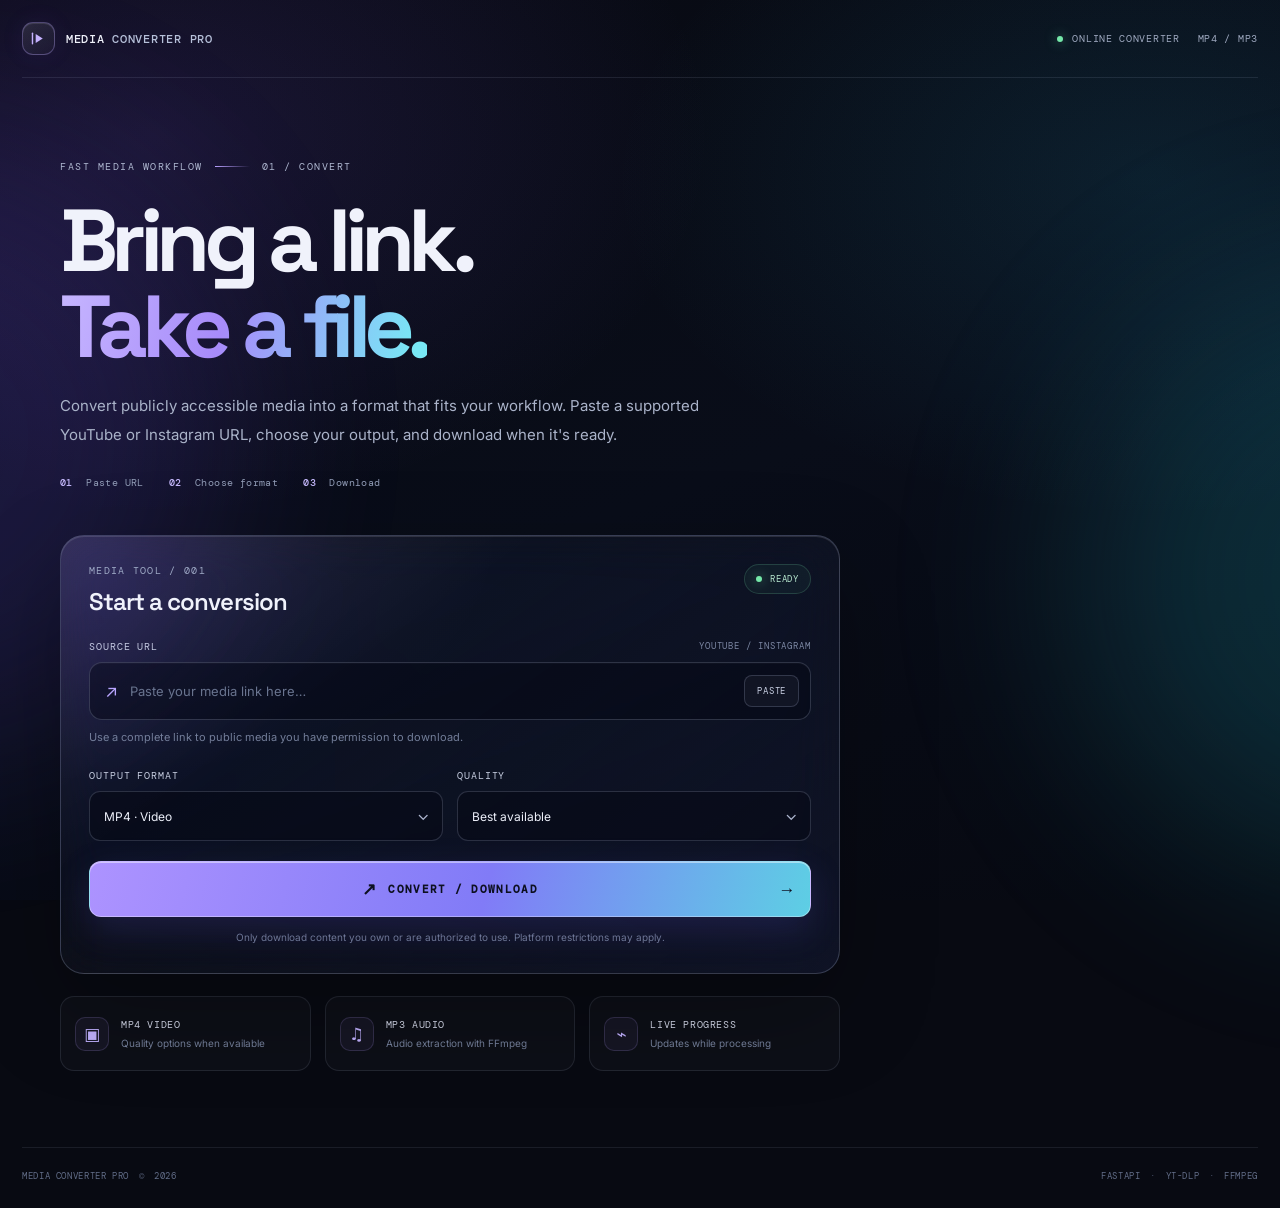
<file: templates/index.html>
<!doctype html>
<html lang="en">
<head>
  <meta charset="utf-8">
  <meta name="viewport" content="width=device-width, initial-scale=1">
  <meta name="theme-color" content="#090b13">
  <title>Media Converter Pro</title>
  <link rel="icon" href="/static/assets/favicon.svg" type="image/svg+xml">
  <link rel="preconnect" href="https://fonts.googleapis.com">
  <link rel="preconnect" href="https://fonts.gstatic.com" crossorigin>
  <link href="https://fonts.googleapis.com/css2?family=DM+Mono:wght@400;500&family=Inter:wght@400;500;600;700;800&family=Space+Grotesk:wght@400;500;600;700&display=swap" rel="stylesheet">
  <link rel="stylesheet" href="/static/css/style.css">
  <script src="/static/js/script.js" defer></script>
</head>
<body>
  <div class="ambient ambient-a" aria-hidden="true"></div>
  <div class="ambient ambient-b" aria-hidden="true"></div>
  <header class="topbar">
    <a class="brand" href="/" aria-label="Media Converter Pro home">
      <span class="brand-mark"><svg viewBox="0 0 24 24" aria-hidden="true"><path d="M8 5.5v13l10-6.5z" fill="currentColor"/><path d="M3.5 4.5v15" stroke="currentColor" stroke-width="2" stroke-linecap="round"/></svg></span>
      <span>MEDIA <b>CONVERTER PRO</b></span>
    </a>
    <div class="top-meta"><span class="status-dot"></span> ONLINE CONVERTER <i></i> MP4 / MP3</div>
  </header>

  <main class="shell">
    <section class="intro">
      <div class="eyebrow"><span>FAST MEDIA WORKFLOW</span><span class="eyebrow-line"></span><span>01 / CONVERT</span></div>
      <h1>Bring a link.<br><em>Take a file.</em></h1>
      <p class="intro-copy">Convert publicly accessible media into a format that fits your workflow. Paste a supported YouTube or Instagram URL, choose your output, and download when it's ready.</p>
      <div class="trust-row"><span><b>01</b> Paste URL</span><span><b>02</b> Choose format</span><span><b>03</b> Download</span></div>
    </section>

    <section class="converter-card" aria-labelledby="converter-title">
      <div class="card-head">
        <div><span class="card-kicker">MEDIA TOOL / 001</span><h2 id="converter-title">Start a conversion</h2></div>
        <span class="ready-pill"><span class="status-dot"></span> READY</span>
      </div>

      <form id="convertForm" novalidate>
        <label class="field-label" for="urlInput">SOURCE URL <span>YOUTUBE / INSTAGRAM</span></label>
        <div class="url-field">
          <span class="link-icon" aria-hidden="true">↗</span>
          <input id="urlInput" name="url" type="url" placeholder="Paste your media link here…" autocomplete="url" required maxlength="2048">
          <button type="button" class="paste-btn" id="pasteBtn">PASTE</button>
        </div>
        <p class="input-hint">Use a complete link to public media you have permission to download.</p>

        <div class="options-grid">
          <div class="option-group">
            <label class="field-label" for="formatSelect">OUTPUT FORMAT</label>
            <div class="select-wrap"><select id="formatSelect" name="format"><option value="mp4">MP4 · Video</option><option value="mp3">MP3 · Audio</option></select><span aria-hidden="true">⌄</span></div>
          </div>
          <div class="option-group">
            <label class="field-label" for="qualitySelect">QUALITY</label>
            <div class="select-wrap"><select id="qualitySelect" name="quality"><option value="best">Best available</option><option value="1080">1080p</option><option value="720">720p</option><option value="480">480p</option><option value="360">360p</option></select><span aria-hidden="true">⌄</span></div>
          </div>
        </div>

        <button class="convert-btn" id="convertBtn" type="submit"><span class="convert-icon">↗</span><span id="convertLabel">CONVERT / DOWNLOAD</span><span class="btn-arrow">→</span></button>
        <p class="legal-note">Only download content you own or are authorized to use. Platform restrictions may apply.</p>
      </form>

      <section class="progress-panel" id="progressContainer" aria-live="polite" hidden>
        <div class="progress-top"><div><span class="card-kicker">TASK STATUS</span><h3 id="statusText">Preparing…</h3></div><strong id="progressPercent">0%</strong></div>
        <div class="progress-track"><div class="progress-bar" id="progressBar"></div></div>
        <p class="progress-message" id="progressMessage">Connecting to the server…</p>
        <div class="result-row" id="resultContainer" hidden><div class="result-file"><span class="file-icon">↓</span><div><b id="resultFilename">Your file is ready</b><small>Conversion complete</small></div></div><a class="download-btn" id="downloadBtn" href="#">DOWNLOAD <span>↘</span></a></div>
        <div class="error-box" id="errorContainer" hidden></div>
      </section>
    </section>

    <section class="capabilities" aria-label="Supported features">
      <div><span class="cap-icon">▣</span><div><b>MP4 VIDEO</b><small>Quality options when available</small></div></div>
      <div><span class="cap-icon">♫</span><div><b>MP3 AUDIO</b><small>Audio extraction with FFmpeg</small></div></div>
      <div><span class="cap-icon">⌁</span><div><b>LIVE PROGRESS</b><small>Updates while processing</small></div></div>
    </section>
  </main>

  <footer class="footer"><span>MEDIA CONVERTER PRO <i>©</i> 2026</span><span>FASTAPI <i>·</i> YT-DLP <i>·</i> FFMPEG</span></footer>
</body>
</html>
</file>
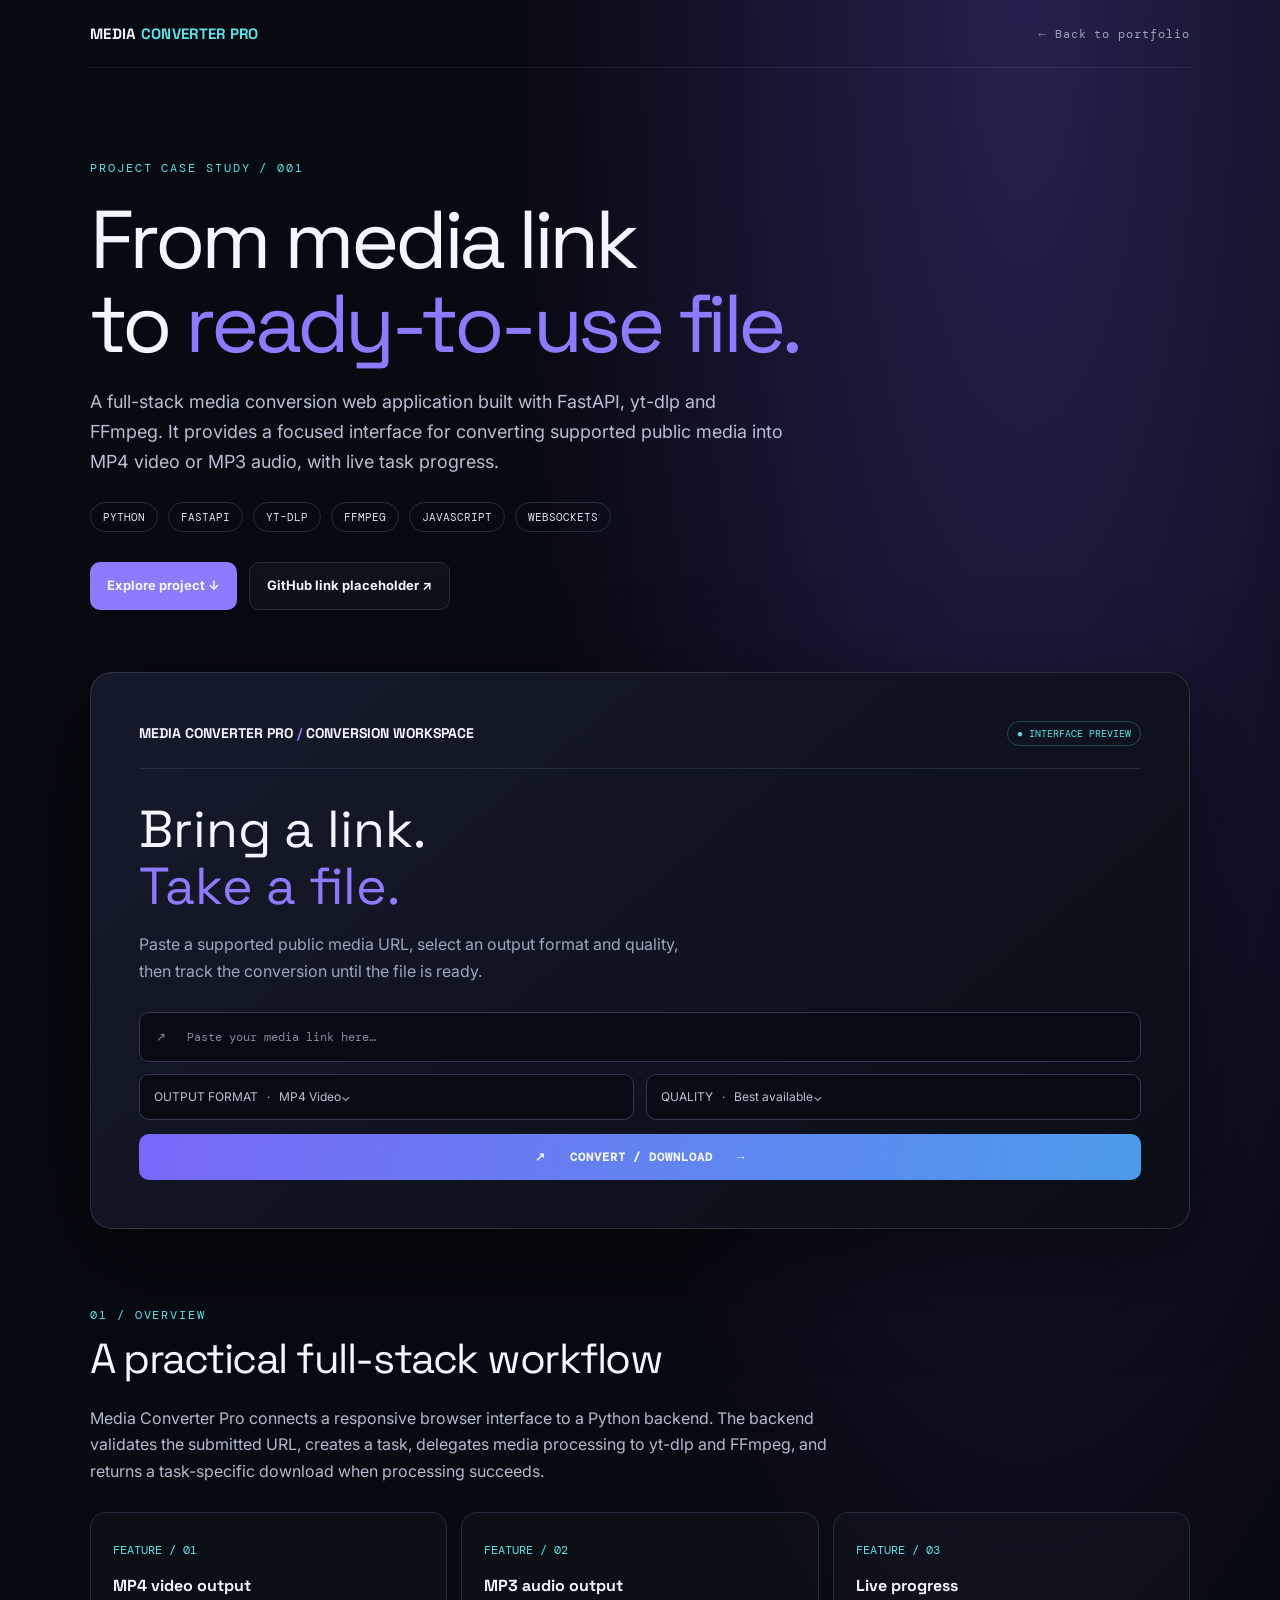
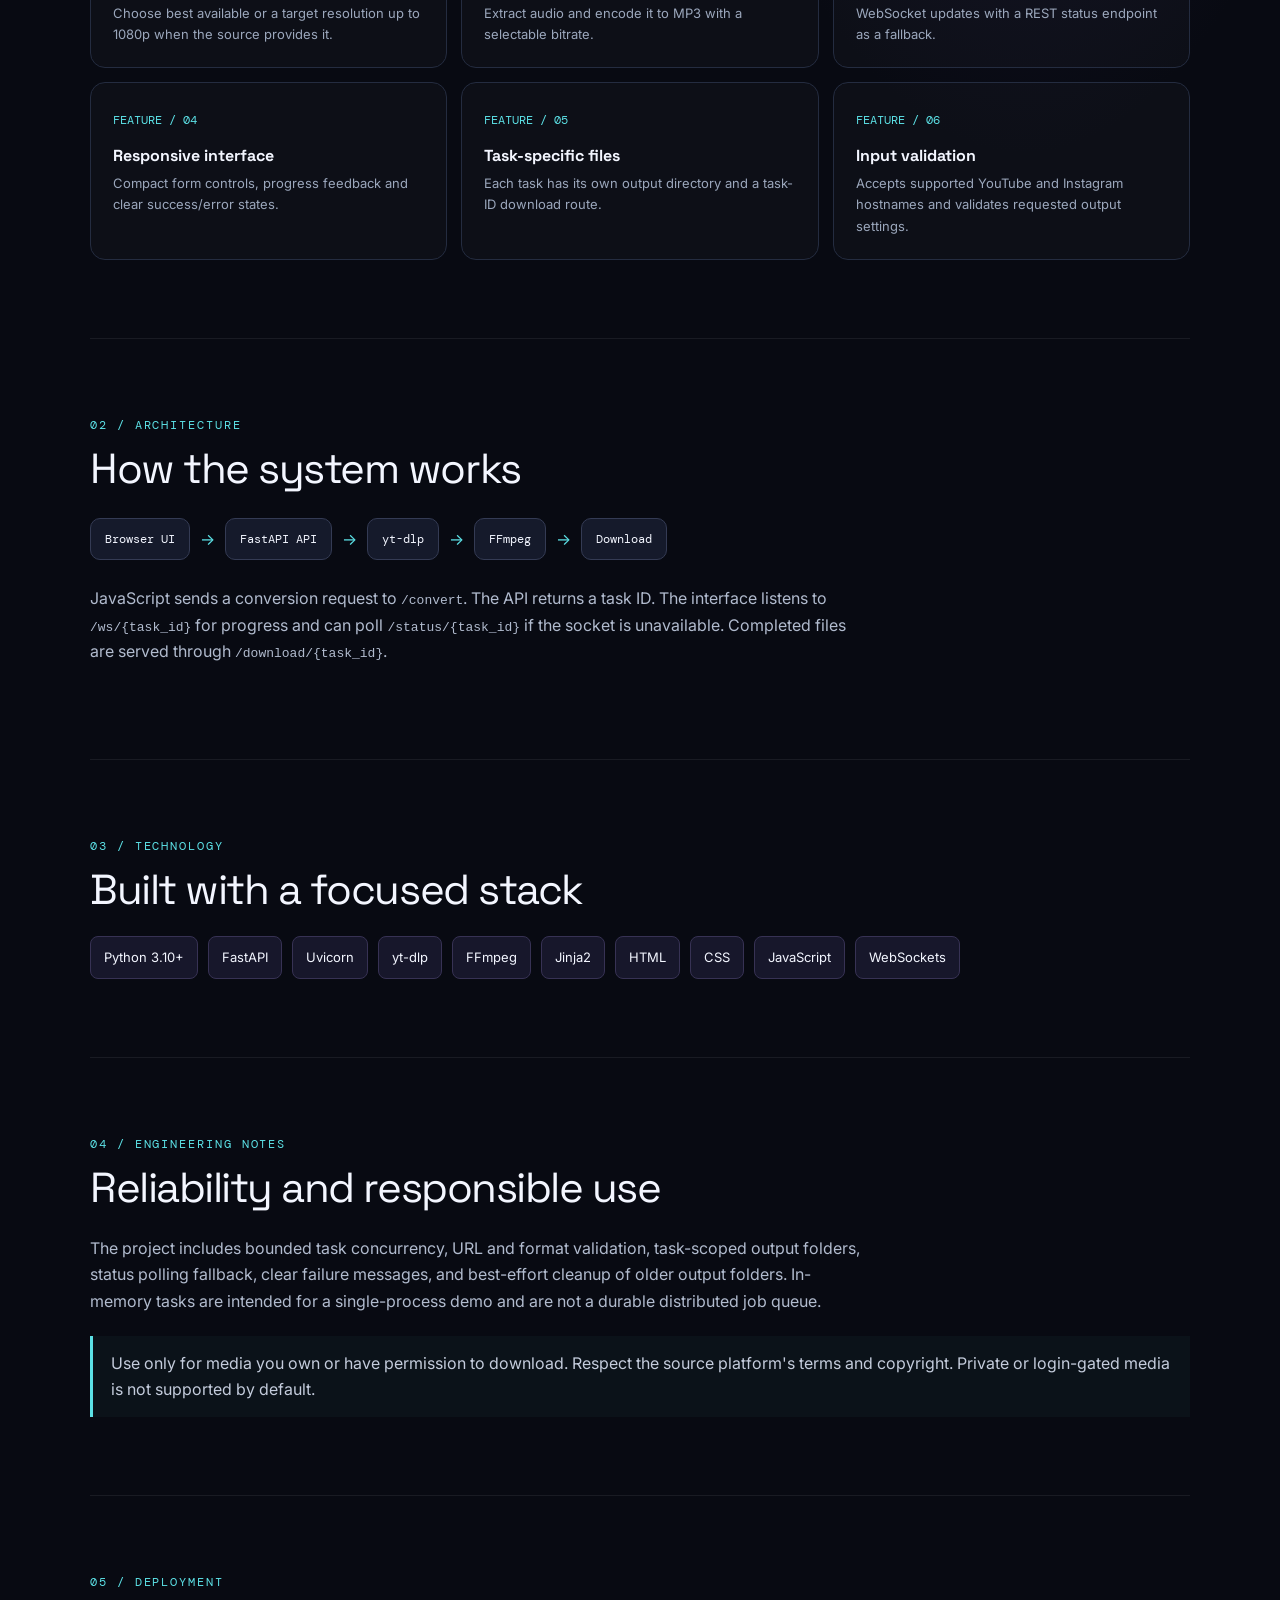
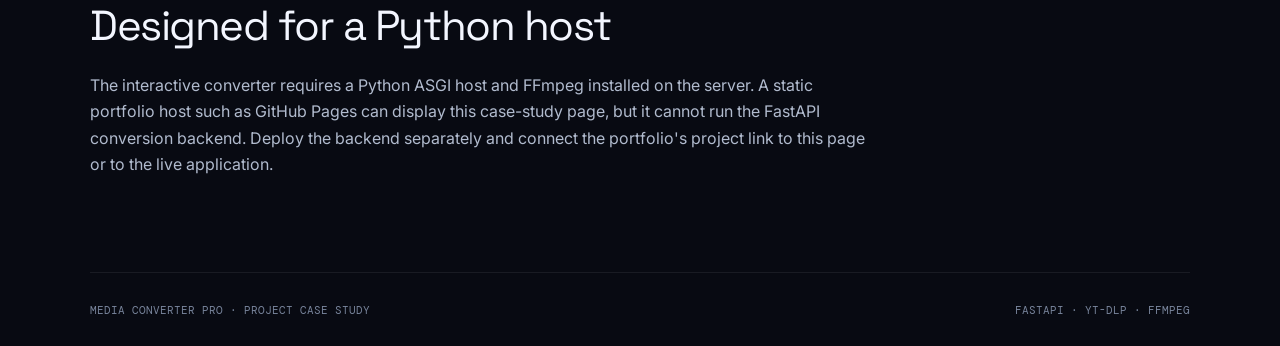
<file: media-converter-pro.html>
<!doctype html>
<html lang="en">
<head>
  <meta charset="utf-8">
  <meta name="viewport" content="width=device-width, initial-scale=1">
  <meta name="theme-color" content="#090b13">
  <meta name="description" content="Media Converter Pro — a FastAPI, yt-dlp and FFmpeg project case study.">
  <title>Media Converter Pro — Project Case Study</title>
  <link rel="preconnect" href="https://fonts.googleapis.com">
  <link rel="preconnect" href="https://fonts.gstatic.com" crossorigin>
  <link href="https://fonts.googleapis.com/css2?family=DM+Mono:wght@400;500&family=Inter:wght@400;500;600;700;800&family=Space+Grotesk:wght@400;500;600;700&display=swap" rel="stylesheet">
  <style>
    :root{color-scheme:dark;--bg:#080a12;--panel:#101522;--line:#242c40;--muted:#9ba7bc;--text:#f3f6ff;--accent:#8b7cff;--cyan:#5ce1e6}
    *{box-sizing:border-box}html{scroll-behavior:smooth}body{margin:0;background:radial-gradient(ellipse at 80% 0%,#27204e 0,transparent 35%),var(--bg);color:var(--text);font-family:Inter,system-ui,sans-serif;line-height:1.65}
    a{color:inherit;text-decoration:none}.wrap{width:min(1100px,calc(100% - 40px));margin:auto}.top{display:flex;justify-content:space-between;align-items:center;padding:24px 0;border-bottom:1px solid #ffffff12;font:12px 'DM Mono',monospace;letter-spacing:.08em}.brand{font-family:'Space Grotesk',sans-serif;font-size:15px;font-weight:700;letter-spacing:.02em}.brand span{color:var(--cyan)}.back{color:var(--muted)}.hero{padding:92px 0 62px;max-width:850px}.eyebrow{font:12px 'DM Mono',monospace;color:var(--cyan);letter-spacing:.16em;text-transform:uppercase}.hero h1{font:clamp(42px,8vw,82px)/1.02 'Space Grotesk',sans-serif;letter-spacing:-.055em;margin:22px 0}.hero h1 em{font-style:normal;color:var(--accent)}.lead{max-width:700px;color:#b7c0d2;font-size:18px}.tags{display:flex;gap:10px;flex-wrap:wrap;margin:26px 0}.tag{border:1px solid var(--line);border-radius:999px;padding:7px 12px;font:11px 'DM Mono',monospace;color:#dce2f2}.hero-actions{display:flex;gap:12px;flex-wrap:wrap;margin-top:30px}.btn{display:inline-flex;align-items:center;justify-content:center;padding:12px 17px;border-radius:10px;background:var(--accent);font-weight:700;font-size:13px}.btn.secondary{background:#ffffff08;border:1px solid var(--line)}.preview{border:1px solid #ffffff20;background:linear-gradient(140deg,#151a2b,#0b0e17);border-radius:22px;padding:clamp(20px,5vw,48px);box-shadow:0 30px 100px #0008;overflow:hidden}.preview-top{display:flex;justify-content:space-between;gap:20px;align-items:center;border-bottom:1px solid var(--line);padding-bottom:22px}.preview-top strong{font:700 14px 'Space Grotesk',sans-serif}.pill{font:10px 'DM Mono',monospace;color:var(--cyan);border:1px solid #5ce1e644;padding:5px 9px;border-radius:99px}.mock-title{font:clamp(30px,5vw,52px)/1.1 'Space Grotesk',sans-serif;margin:32px 0 10px}.mock-title span{color:var(--accent)}.mock-copy{color:var(--muted);max-width:560px}.mock-input{margin-top:28px;border:1px solid #303951;background:#080b13;border-radius:10px;padding:16px;color:#7f8aa2;font:12px 'DM Mono',monospace}.mock-row{display:grid;grid-template-columns:1fr 1fr;gap:12px;margin-top:12px}.mock-option{border:1px solid #303951;background:#080b13;border-radius:10px;padding:12px 14px;font-size:12px;color:#b8c2d5}.mock-cta{margin-top:14px;padding:15px;border-radius:10px;background:linear-gradient(100deg,#7968f8,#4c9be9);text-align:center;font:700 12px 'DM Mono',monospace;letter-spacing:.08em}.section{padding:78px 0;border-bottom:1px solid #ffffff12}.section h2{font:clamp(28px,4vw,42px)/1.15 'Space Grotesk',sans-serif;letter-spacing:-.035em;margin:12px 0 22px}.section p{color:#b1bbce;max-width:780px}.grid{display:grid;grid-template-columns:repeat(3,1fr);gap:14px;margin-top:28px}.tile{background:#ffffff05;border:1px solid var(--line);border-radius:15px;padding:22px}.tile .num{font:12px 'DM Mono',monospace;color:var(--cyan)}.tile h3{font:700 16px 'Space Grotesk',sans-serif;margin:13px 0 7px}.tile p{font-size:13px;margin:0;color:var(--muted)}.flow{display:flex;align-items:center;gap:10px;flex-wrap:wrap;margin:25px 0}.node{padding:12px 14px;background:#151a2b;border:1px solid #343b54;border-radius:10px;font:12px 'DM Mono',monospace}.arrow{color:var(--cyan)}.stack{display:flex;gap:10px;flex-wrap:wrap}.stack span{padding:10px 13px;border-radius:8px;background:#17172b;border:1px solid #373254;font-size:13px}.note{border-left:3px solid var(--cyan);padding:14px 18px;background:#5ce1e609;color:#c4ccdc;margin-top:22px}.footer{padding:30px 0;color:#78849b;font:11px 'DM Mono',monospace;display:flex;justify-content:space-between;gap:15px;flex-wrap:wrap}
    @media(max-width:700px){.hero{padding:65px 0 45px}.grid{grid-template-columns:1fr}.mock-row{grid-template-columns:1fr}.preview-top{align-items:flex-start;flex-direction:column}.section{padding:55px 0}.wrap{width:min(100% - 28px,1100px)}}
  </style>
</head>
<body>
  <header class="wrap top"><a class="brand" href="#">MEDIA <span>CONVERTER PRO</span></a><a class="back" href="../index.html">← Back to portfolio</a></header>
  <main class="wrap">
    <section class="hero">
      <div class="eyebrow">PROJECT CASE STUDY / 001</div>
      <h1>From media link<br>to <em>ready-to-use file.</em></h1>
      <p class="lead">A full-stack media conversion web application built with FastAPI, yt-dlp and FFmpeg. It provides a focused interface for converting supported public media into MP4 video or MP3 audio, with live task progress.</p>
      <div class="tags"><span class="tag">PYTHON</span><span class="tag">FASTAPI</span><span class="tag">YT-DLP</span><span class="tag">FFMPEG</span><span class="tag">JAVASCRIPT</span><span class="tag">WEBSOCKETS</span></div>
      <div class="hero-actions"><a class="btn" href="#overview">Explore project ↓</a><a class="btn secondary" href="https://github.com/" target="_blank" rel="noopener noreferrer">GitHub link placeholder ↗</a></div>
    </section>
    <section class="preview" aria-label="Interface preview mockup">
      <div class="preview-top"><strong>MEDIA CONVERTER PRO <span style="color:#8b7cff">/</span> CONVERSION WORKSPACE</strong><span class="pill">● INTERFACE PREVIEW</span></div>
      <div class="mock-title">Bring a link.<br><span>Take a file.</span></div>
      <p class="mock-copy">Paste a supported public media URL, select an output format and quality, then track the conversion until the file is ready.</p>
      <div class="mock-input">↗ &nbsp; Paste your media link here…</div>
      <div class="mock-row"><div class="mock-option">OUTPUT FORMAT &nbsp; · &nbsp; MP4 Video⌄</div><div class="mock-option">QUALITY &nbsp; · &nbsp; Best available⌄</div></div>
      <div class="mock-cta">↗ &nbsp; CONVERT / DOWNLOAD &nbsp; →</div>
    </section>
    <section class="section" id="overview"><div class="eyebrow">01 / OVERVIEW</div><h2>A practical full-stack workflow</h2><p>Media Converter Pro connects a responsive browser interface to a Python backend. The backend validates the submitted URL, creates a task, delegates media processing to yt-dlp and FFmpeg, and returns a task-specific download when processing succeeds.</p>
      <div class="grid">
        <article class="tile"><span class="num">FEATURE / 01</span><h3>MP4 video output</h3><p>Choose best available or a target resolution up to 1080p when the source provides it.</p></article>
        <article class="tile"><span class="num">FEATURE / 02</span><h3>MP3 audio output</h3><p>Extract audio and encode it to MP3 with a selectable bitrate.</p></article>
        <article class="tile"><span class="num">FEATURE / 03</span><h3>Live progress</h3><p>WebSocket updates with a REST status endpoint as a fallback.</p></article>
        <article class="tile"><span class="num">FEATURE / 04</span><h3>Responsive interface</h3><p>Compact form controls, progress feedback and clear success/error states.</p></article>
        <article class="tile"><span class="num">FEATURE / 05</span><h3>Task-specific files</h3><p>Each task has its own output directory and a task-ID download route.</p></article>
        <article class="tile"><span class="num">FEATURE / 06</span><h3>Input validation</h3><p>Accepts supported YouTube and Instagram hostnames and validates requested output settings.</p></article>
      </div>
    </section>
    <section class="section"><div class="eyebrow">02 / ARCHITECTURE</div><h2>How the system works</h2><div class="flow"><span class="node">Browser UI</span><span class="arrow">→</span><span class="node">FastAPI API</span><span class="arrow">→</span><span class="node">yt-dlp</span><span class="arrow">→</span><span class="node">FFmpeg</span><span class="arrow">→</span><span class="node">Download</span></div><p>JavaScript sends a conversion request to <code>/convert</code>. The API returns a task ID. The interface listens to <code>/ws/{task_id}</code> for progress and can poll <code>/status/{task_id}</code> if the socket is unavailable. Completed files are served through <code>/download/{task_id}</code>.</p></section>
    <section class="section"><div class="eyebrow">03 / TECHNOLOGY</div><h2>Built with a focused stack</h2><div class="stack"><span>Python 3.10+</span><span>FastAPI</span><span>Uvicorn</span><span>yt-dlp</span><span>FFmpeg</span><span>Jinja2</span><span>HTML</span><span>CSS</span><span>JavaScript</span><span>WebSockets</span></div></section>
    <section class="section"><div class="eyebrow">04 / ENGINEERING NOTES</div><h2>Reliability and responsible use</h2><p>The project includes bounded task concurrency, URL and format validation, task-scoped output folders, status polling fallback, clear failure messages, and best-effort cleanup of older output folders. In-memory tasks are intended for a single-process demo and are not a durable distributed job queue.</p><div class="note">Use only for media you own or have permission to download. Respect the source platform's terms and copyright. Private or login-gated media is not supported by default.</div></section>
    <section class="section"><div class="eyebrow">05 / DEPLOYMENT</div><h2>Designed for a Python host</h2><p>The interactive converter requires a Python ASGI host and FFmpeg installed on the server. A static portfolio host such as GitHub Pages can display this case-study page, but it cannot run the FastAPI conversion backend. Deploy the backend separately and connect the portfolio's project link to this page or to the live application.</p></section>
  </main>
  <footer class="wrap footer"><span>MEDIA CONVERTER PRO · PROJECT CASE STUDY</span><span>FASTAPI · YT-DLP · FFMPEG</span></footer>
</body>
</html>
</file>
<file: static/css/style.css>
*{box-sizing:border-box} :root{color-scheme:dark;--bg:#080a12;--panel:rgba(17,21,37,.76);--line:rgba(191,201,238,.16);--text:#f0f2fb;--muted:#9ca6c0;--purple:#b8a0ff;--cyan:#78e8f5;--mono:"DM Mono",monospace;--display:"Space Grotesk",Inter,sans-serif}html{min-height:100%;scroll-behavior:smooth}body{min-height:100vh;margin:0;background:var(--bg);color:var(--text);font-family:Inter,system-ui,sans-serif;overflow-x:hidden}body:before{content:"";position:fixed;inset:0;z-index:-3;pointer-events:none;background:radial-gradient(ellipse at 12% 15%,rgba(116,76,215,.17),transparent 35%),radial-gradient(ellipse at 90% 20%,rgba(36,163,199,.13),transparent 33%),linear-gradient(160deg,#080a12,#090d19 54%,#070911)}.ambient{position:fixed;z-index:-2;width:38rem;height:38rem;border-radius:50%;filter:blur(100px);pointer-events:none;opacity:.17}.ambient-a{top:15%;left:-24rem;background:#7654f6}.ambient-b{right:-25rem;bottom:2%;background:#22c5d9}.topbar{width:min(1240px,calc(100% - 44px));height:78px;margin:0 auto;display:flex;align-items:center;justify-content:space-between;border-bottom:1px solid rgba(213,220,255,.10)}.brand{display:inline-flex;align-items:center;gap:11px;color:var(--text);text-decoration:none;font:500 12px var(--mono);letter-spacing:.06em}.brand b{font-weight:500;color:#b6c0d9}.brand-mark{width:33px;height:33px;display:grid;place-items:center;border:1px solid rgba(188,169,255,.32);border-radius:11px;background:linear-gradient(145deg,rgba(255,255,255,.10),rgba(255,255,255,.025));box-shadow:inset 0 1px rgba(255,255,255,.1),0 0 25px rgba(139,92,246,.08)}.brand-mark svg{width:17px;height:17px;color:#c5b2ff}.top-meta{display:flex;align-items:center;gap:9px;color:#9fa9c0;font:10px var(--mono);letter-spacing:.07em}.top-meta i,.footer i{font-style:normal;color:#58627b}.status-dot{display:inline-block;width:6px;height:6px;flex:none;border-radius:50%;background:#75e8a9;box-shadow:0 0 12px rgba(117,232,169,.60)}.shell{width:min(1160px,calc(100% - 44px));margin:0 auto}.intro{padding:82px 0 46px;max-width:820px}.eyebrow{display:flex;align-items:center;gap:12px;color:#aeb7d0;font:10px var(--mono);letter-spacing:.15em}.eyebrow-line{width:35px;height:1px;background:linear-gradient(90deg,var(--purple),transparent)}h1{font:700 clamp(49px,7vw,88px)/.98 var(--display);letter-spacing:-.075em;margin:25px 0 22px}h1 em{font-style:normal;background:linear-gradient(105deg,#c7b7ff 0%,#a78bfa 45%,#78e8f5 95%);background-clip:text;-webkit-background-clip:text;color:transparent}.intro-copy{max-width:650px;margin:0;color:#aab3c9;font-size:15px;line-height:1.9}.trust-row{display:flex;gap:25px;flex-wrap:wrap;margin-top:27px;color:#929db7;font:10px var(--mono);letter-spacing:.04em}.trust-row b{color:#c8bbff;font-weight:500;margin-right:7px}.converter-card{position:relative;overflow:hidden;max-width:780px;padding:28px;border:1px solid rgba(207,216,255,.21);border-radius:24px;background:linear-gradient(145deg,rgba(255,255,255,.075),rgba(255,255,255,.025) 35%,rgba(20,25,48,.63));box-shadow:0 35px 95px rgba(0,0,0,.28),inset 0 1px 0 rgba(255,255,255,.12);backdrop-filter:blur(24px) saturate(150%);-webkit-backdrop-filter:blur(24px) saturate(150%)}.converter-card:before{content:"";position:absolute;inset:0;pointer-events:none;background:radial-gradient(ellipse at 0 0,rgba(169,139,250,.10),transparent 40%)}.card-head,.progress-top{position:relative;display:flex;align-items:flex-start;justify-content:space-between;gap:20px}.card-kicker{display:block;color:#9faac6;font:10px var(--mono);letter-spacing:.13em}.card-head h2{margin:9px 0 23px;font:600 24px var(--display);letter-spacing:-.04em}.ready-pill{display:inline-flex;align-items:center;gap:8px;padding:8px 11px;border:1px solid rgba(128,230,178,.18);border-radius:999px;background:rgba(91,194,143,.06);color:#b9e9d0;font:9px var(--mono);letter-spacing:.09em}.field-label{display:flex;justify-content:space-between;gap:12px;margin:0 0 9px;color:#c7cee1;font:10px var(--mono);letter-spacing:.09em}.field-label span{color:#7d88a4;font-size:9px}.url-field{position:relative;display:flex;align-items:center;gap:10px;min-height:58px;padding:0 11px 0 15px;border:1px solid rgba(199,208,241,.20);border-radius:13px;background:rgba(4,7,17,.42);box-shadow:inset 0 1px 0 rgba(255,255,255,.025);transition:border-color .2s,box-shadow .2s}.url-field:focus-within{border-color:rgba(173,150,255,.65);box-shadow:0 0 0 3px rgba(167,139,250,.08),inset 0 1px 0 rgba(255,255,255,.03)}.link-icon{font-size:17px;color:#b9a5ff}.url-field input{flex:1;min-width:0;border:0;outline:0;background:transparent;color:#f3f4fc;font:13px Inter,sans-serif}.url-field input::placeholder{color:#69748f}.paste-btn{flex:none;padding:9px 12px;border:1px solid rgba(203,213,255,.18);border-radius:8px;background:rgba(255,255,255,.04);color:#cbd2e5;font:9px var(--mono);letter-spacing:.08em;cursor:pointer;transition:background .2s,border-color .2s}.paste-btn:hover{background:rgba(167,139,250,.14);border-color:rgba(167,139,250,.4)}.input-hint{margin:9px 0 22px;color:#737e99;font-size:11px;line-height:1.6}.options-grid{display:grid;grid-template-columns:1fr 1fr;gap:14px;margin-bottom:20px}.option-group .field-label{margin-bottom:9px}.select-wrap{position:relative}.select-wrap select{appearance:none;width:100%;height:50px;padding:0 40px 0 14px;outline:0;border:1px solid rgba(199,208,241,.18);border-radius:11px;background:rgba(8,11,24,.68);color:#edf0fa;font:12px Inter,sans-serif;cursor:pointer}.select-wrap select:focus{border-color:rgba(173,150,255,.65);box-shadow:0 0 0 3px rgba(167,139,250,.08)}.select-wrap>span{position:absolute;right:14px;top:50%;transform:translateY(-58%);pointer-events:none;color:#aeb7d0}.convert-btn{position:relative;isolation:isolate;display:flex;align-items:center;justify-content:center;gap:11px;width:100%;min-height:56px;overflow:hidden;border:1px solid rgba(255,255,255,.34);border-radius:12px;background:linear-gradient(105deg,#ad93ff,#817bf7 55%,#5dcfe4);color:#0d1020;font:700 11px var(--mono);letter-spacing:.12em;box-shadow:0 12px 36px rgba(100,90,231,.18),inset 0 1px 0 rgba(255,255,255,.45);cursor:pointer;transition:transform .2s,box-shadow .2s,filter .2s}.convert-btn:before{content:"";position:absolute;inset:0;z-index:-1;background:radial-gradient(140px circle at var(--pointer-x,50%) var(--pointer-y,50%),rgba(255,255,255,.55),transparent 72%);opacity:0;transition:opacity .18s}.convert-btn:hover:before{opacity:1}.convert-btn:hover{transform:translateY(-2px);filter:saturate(1.1);box-shadow:0 16px 42px rgba(100,90,231,.28),inset 0 1px 0 rgba(255,255,255,.55)}.convert-btn:active{transform:scale(.99)}.convert-btn:disabled{opacity:.65;cursor:wait;transform:none}.convert-icon{font-size:17px}.btn-arrow{position:absolute;right:18px;font-size:17px;letter-spacing:0}.legal-note{margin:12px 0 0;text-align:center;color:#6f7992;font-size:10px;line-height:1.6}.progress-panel{position:relative;margin-top:25px;padding-top:22px;border-top:1px solid var(--line)}.progress-top h3{margin:7px 0 0;font:600 18px var(--display)}.progress-top>strong{font:600 23px var(--display);color:#c4b3ff}.progress-track{height:7px;margin-top:20px;overflow:hidden;border-radius:999px;background:rgba(255,255,255,.08)}.progress-bar{width:0;height:100%;border-radius:inherit;background:linear-gradient(90deg,#a78bfa,#75e7f5);box-shadow:0 0 18px rgba(167,139,250,.35);transition:width .25s ease}.progress-message{margin:10px 0 0;color:#8d98b2;font-size:11px}.result-row{display:flex;align-items:center;justify-content:space-between;gap:16px;margin-top:20px;padding:15px;border:1px solid rgba(114,227,172,.18);border-radius:14px;background:rgba(50,155,106,.06)}.result-file{display:flex;align-items:center;gap:12px;min-width:0}.result-file>div{min-width:0}.result-file b,.result-file small{display:block;overflow-wrap:anywhere}.result-file b{font-size:12px;color:#d8f5e5}.result-file small{margin-top:4px;color:#80ab98;font-size:10px}.file-icon{width:35px;height:35px;display:grid;place-items:center;flex:none;border:1px solid rgba(115,223,174,.25);border-radius:10px;color:#9bf0bf;background:rgba(87,190,139,.08);font-size:22px}.download-btn{flex:none;display:inline-flex;align-items:center;gap:12px;padding:12px 14px;border-radius:9px;background:#a7f3c2;color:#0b1a12;text-decoration:none;font:700 10px var(--mono);letter-spacing:.07em;transition:transform .2s}.download-btn:hover{transform:translateY(-2px)}.error-box{margin-top:15px;padding:13px 14px;border:1px solid rgba(255,132,151,.25);border-radius:10px;background:rgba(255,93,122,.07);color:#ffb9c5;font-size:12px;line-height:1.65}.capabilities{display:grid;grid-template-columns:repeat(3,1fr);gap:14px;max-width:780px;margin:22px 0 76px}.capabilities>div{display:flex;align-items:center;gap:12px;min-height:75px;padding:14px;border:1px solid rgba(191,201,238,.12);border-radius:14px;background:rgba(255,255,255,.025)}.cap-icon{width:34px;height:34px;display:grid;place-items:center;flex:none;border:1px solid rgba(184,160,255,.18);border-radius:10px;color:#c1b1ff;background:rgba(167,139,250,.06);font-size:17px}.capabilities b,.capabilities small{display:block}.capabilities b{font:10px var(--mono);letter-spacing:.06em;color:#d9deef}.capabilities small{margin-top:5px;font-size:10px;line-height:1.4;color:#75809b}.footer{display:flex;justify-content:space-between;gap:18px;width:min(1240px,calc(100% - 44px));margin:0 auto;padding:22px 0 26px;border-top:1px solid rgba(213,220,255,.09);color:#626d88;font:9px var(--mono);letter-spacing:.07em}.footer i{margin:0 4px}
@media(max-width:700px){.topbar,.shell,.footer{width:calc(100% - 30px)}.topbar{height:68px}.top-meta{font-size:8px;gap:6px}.brand{font-size:10px;gap:8px}.brand-mark{width:30px;height:30px}.intro{padding:57px 0 30px}.eyebrow{font-size:8px;gap:8px}h1{font-size:clamp(47px,13vw,68px);margin:20px 0 18px}.intro-copy{font-size:13px}.trust-row{gap:13px;font-size:9px}.converter-card{padding:18px;border-radius:18px}.card-head h2{font-size:21px}.options-grid{gap:9px}.field-label{font-size:9px}.field-label span{font-size:8px}.url-field{padding-left:11px}.url-field input{font-size:12px}.paste-btn{padding:8px}.capabilities{grid-template-columns:1fr;gap:9px;margin-bottom:44px}.capabilities>div{min-height:64px}.footer{font-size:8px;flex-wrap:wrap}.result-row{align-items:flex-start;flex-direction:column}.download-btn{width:100%;justify-content:center}}
@media(prefers-reduced-motion:reduce){*{scroll-behavior:auto!important;animation-duration:.01ms!important;transition-duration:.01ms!important}}
</file>
